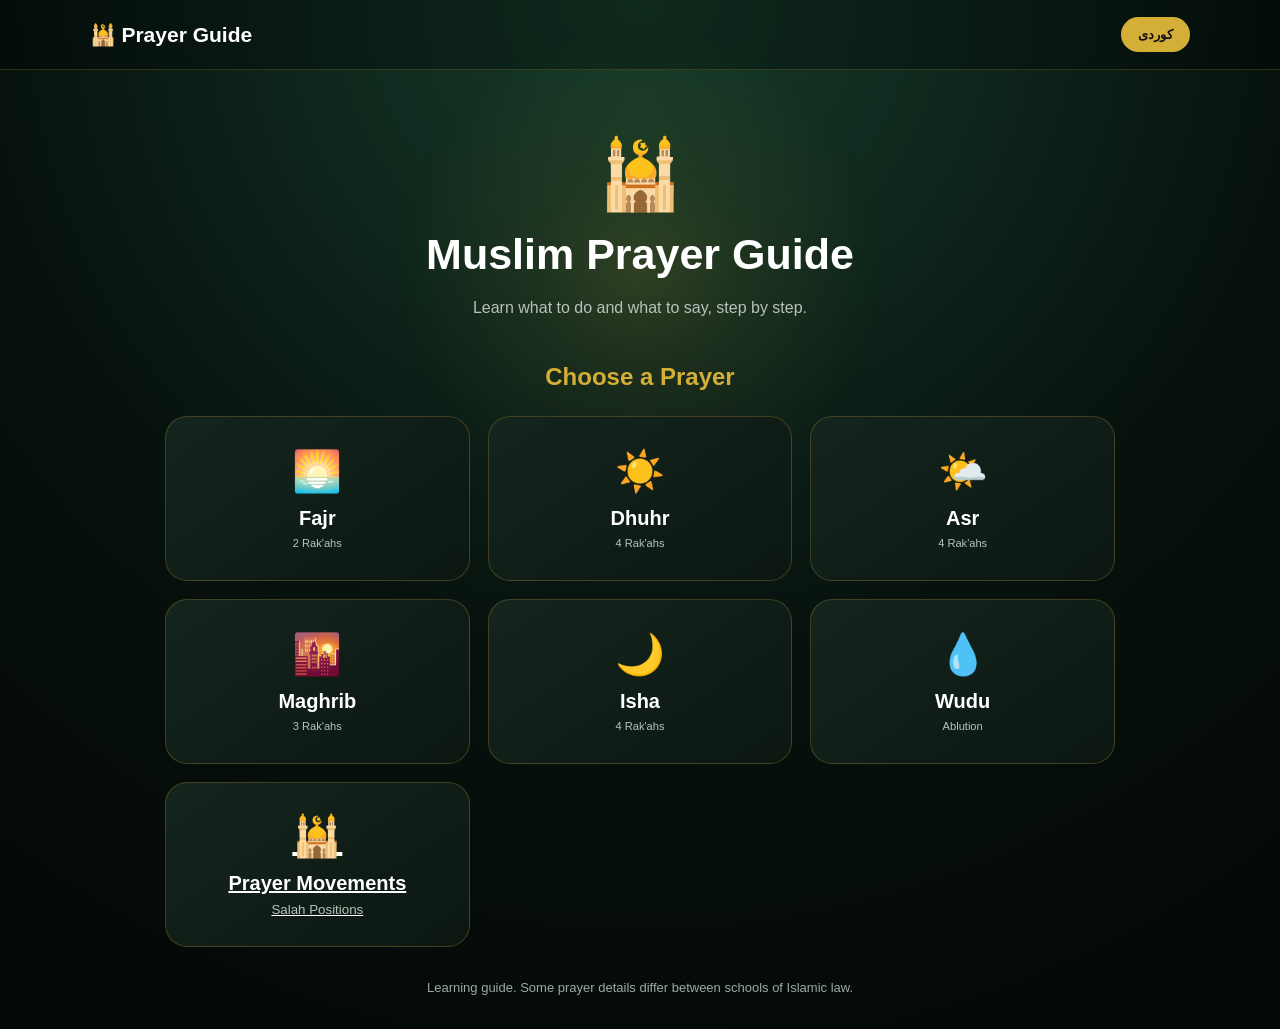
<file: index.html>
<!DOCTYPE html>
<html lang="en">

<head>

    <meta charset="UTF-8">

    <meta
        name="viewport"
        content="width=device-width, initial-scale=1.0"
    >

    <meta
        name="theme-color"
        content="#07110d"
    >

    <title>
        Muslim Prayer Guide
    </title>

    <link
        rel="stylesheet"
        href="style.css"
    >

</head>


<body>
    


<header>

    <div class="logo">
        🕌
        <span data-i18n="appName">
            Prayer Guide
        </span>
       
    </div>


    <button
        id="languageBtn"
        onclick="changeLanguage()"
    >
        کوردی
    </button>

</header>



<main id="home">


    <section class="hero">

        <div class="mosque">
            🕌
        </div>

        <h1 data-i18n="title">
            Muslim Prayer Guide
        </h1>

        <p data-i18n="subtitle">
            Learn how to pray, step by step.
        </p>

    </section>



    <section class="menu">

        <h2 data-i18n="choosePrayer">
            Choose a Prayer
        </h2>


        <div class="prayer-grid">


            <button
                class="prayer-card"
                onclick="openPrayer('fajr')"
            >

                <span>🌅</span>

                <strong data-i18n="fajr">
                    Fajr
                </strong>

                <small>
                    2 Rak'ahs
                </small>

            </button>



            <button
                class="prayer-card"
                onclick="openPrayer('dhuhr')"
            >

                <span>☀️</span>

                <strong data-i18n="dhuhr">
                    Dhuhr
                </strong>

                <small>
                    4 Rak'ahs
                </small>

            </button>



            <button
                class="prayer-card"
                onclick="openPrayer('asr')"
            >

                <span>🌤️</span>

                <strong data-i18n="asr">
                    Asr
                </strong>

                <small>
                    4 Rak'ahs
                </small>

            </button>

           

            <button
                class="prayer-card"
                onclick="openPrayer('maghrib')"
            >

                <span>🌇</span>

                <strong data-i18n="maghrib">
                    Maghrib
                </strong>

                <small>
                    3 Rak'ahs
                </small>

            </button>



            <button
                class="prayer-card"
                onclick="openPrayer('isha')"
            >

                <span>🌙</span>

                <strong data-i18n="isha">
                    Isha
                </strong>

                <small>
                    4 Rak'ahs
                </small>

            </button>



           <!-- WUDU -->
<button
    class="prayer-card"
    onclick="openWudu()"
>
    <span>💧</span>

    <strong data-i18n="wudu">
        Wudu
    </strong>

    <small data-i18n="ablution">
        Ablution
    </small>
</button>


<!-- PRAYER MOVEMENTS -->
<a
    href="movment.html"
    class="prayer-card movment-card"
>
    <span>🕌</span>

    <strong>
        Prayer Movements

    </strong>
    
    <small>
        Salah Positions
    </small>
</a>

        </div>

    </section>


    <p
        class="disclaimer"
        data-i18n="disclaimer"
    >
        Learning guide. Some prayer details differ between schools of Islamic law.
    </p>


</main>



<section
    id="guide"
    class="hidden"
>


    <button
        class="back-btn"
        onclick="goHome()"
        data-i18n="back"
    >
        ← Back
    </button>



    <div class="guide-header">

        <div id="guideIcon">
            🌅
        </div>

        <h1 id="guideTitle">
            Fajr
        </h1>

        <p id="guideInfo">
            2 Rak'ahs
        </p>

    </div>



    <div class="step-counter">

        <span id="stepCount">
            Step 1 of 1
        </span>

    </div>



    <div class="progress-container">

        <div id="progressBar"></div>

    </div>



    <article class="step-card">


        <div
            class="step-number"
            id="stepNumber"
        >
            1
        </div>



        <h2 id="stepTitle">
            Intention
        </h2>



        <p id="stepDescription"></p>



        <div class="arabic-box">


            <p
                id="arabicText"
                lang="ar"
                dir="rtl"
            ></p>



            <button
                id="audioButton"
                class="audio-btn"
                onclick="playArabic()"
            >
                🔊 Listen
            </button>



            <p
                id="audioStatus"
                class="audio-status"
                aria-live="polite"
            ></p>


        </div>



        <p
            id="translationText"
            class="translation"
        ></p>


    </article>



    <div class="navigation">


        <button
            id="previousBtn"
            onclick="previousStep()"
        >
            ← Previous
        </button>


        <button
            id="nextBtn"
            onclick="nextStep()"
        >
            Next →
        </button>


    </div>


</section>



<script src="script.js"></script>

</body>

</html>
</file>
<file: style.css>
* {
    margin: 0;
    padding: 0;
    box-sizing: border-box;
}


:root {

    color-scheme: dark;

    --gold: #d4af37;

    --green: #102219;

    --background: #07110d;

    --muted: #b7c2bb;
}


body {

    font-family:
        Arial,
        sans-serif;

    background:
        radial-gradient(
            circle at top,
            #163c2b,
            var(--background) 55%,
            #030705
        );

    color: white;

    min-height: 100vh;
}


button {

    font-family: inherit;
}


header {

    min-height: 70px;

    padding:
        12px 7%;

    display: flex;

    align-items: center;

    justify-content: space-between;

    gap: 12px;

    background:
        rgba(0, 0, 0, .3);

    border-bottom:
        1px solid
        rgba(212, 175, 55, .2);
}


.logo {

    font-size: 21px;

    font-weight: bold;
}


#languageBtn {

    background:
        var(--gold);

    border: none;

    color: #111;

    padding:
        10px 17px;

    border-radius:
        22px;

    font-weight: bold;

    cursor: pointer;

    transition:
        transform .2s;
}


#languageBtn:hover {

    transform:
        scale(1.05);
}


.hero {

    text-align: center;

    padding:
        65px 20px 42px;
}


.mosque {

    font-size: 68px;

    margin-bottom: 15px;
}


.hero h1 {

    font-size:
        clamp(
            27px,
            5vw,
            43px
        );

    margin-bottom: 15px;
}


.hero p {

    color:
        var(--muted);

    line-height:
        1.7;
}


.menu {

    width: 90%;

    max-width: 950px;

    margin: auto;
}


.menu h2 {

    text-align: center;

    color:
        var(--gold);

    margin-bottom: 25px;
}


.prayer-grid {

    display: grid;

    grid-template-columns:
        repeat(
            3,
            minmax(0, 1fr)
        );

    gap: 18px;
}


.prayer-card {

    min-height: 165px;

    padding:
        20px 10px;

    border:
        1px solid
        rgba(212, 175, 55, .25);

    border-radius:
        22px;

    background:
        linear-gradient(
            145deg,
            #14251d,
            #0c1712
        );

    color: white;

    display: flex;

    flex-direction: column;

    align-items: center;

    justify-content: center;

    cursor: pointer;

    transition:
        transform .25s,
        border-color .25s,
        box-shadow .25s;
}


.prayer-card span {

    font-size: 40px;

    margin-bottom: 12px;
}


.prayer-card strong {

    font-size: 20px;
}


.prayer-card small {

    margin-top: 7px;

    color:
        var(--muted);
}


.prayer-card:hover {
    transform: translateY(-8px) scale(1.03);
    border-color: var(--gold);
    box-shadow: 0 15px 40px rgba(212, 175, 55, .25);
}


.disclaimer {

    max-width: 800px;

    width: 90%;

    margin:
        30px auto;

    text-align: center;

    color:
        #9eaaa2;

    font-size: 13px;

    line-height:
        1.7;
}


.hidden {

    display:
        none !important;
}


#guide {

    width: 90%;

    max-width: 820px;

    margin:
        30px auto 65px;
}


.back-btn {

    background:
        transparent;

    border: none;

    color:
        var(--gold);

    font-size: 17px;

    cursor: pointer;

    margin-bottom: 28px;

    padding:
        8px 0;
}


.guide-header {

    text-align: center;
}


#guideIcon {

    font-size: 55px;
}


.guide-header h1 {

    font-size: 36px;

    margin:
        10px 0;
}


.guide-header p {

    color:
        var(--muted);
}


.step-counter {

    text-align: center;

    margin-top: 30px;

    color:
        var(--muted);

    font-size: 14px;
}


.progress-container {

    height: 7px;

    background:
        #1a2921;

    border-radius:
        20px;

    margin:
        14px 0 25px;

    overflow: hidden;
}


#progressBar {

    height: 100%;

    width: 0;

    background:
        var(--gold);

    transition:
        width .3s;
}


.step-card {

    background:
        linear-gradient(
            145deg,
            #14251d,
            #0b1510
        );

    border:
        1px solid
        rgba(
            212,
            175,
            55,
            .2
        );

    border-radius:
        24px;

    padding:
        35px 28px;

    text-align:
        center;

    box-shadow:
        0 20px 60px
        rgba(0, 0, 0, .2);
}


.step-number {

    width: 48px;

    height: 48px;

    margin: auto;

    border-radius: 50%;

    background:
        var(--gold);

    color:
        #111;

    display: flex;

    align-items: center;

    justify-content: center;

    font-weight: bold;

    font-size: 20px;
}


.step-card h2 {

    margin:
        24px 0 14px;

    font-size: 25px;

    line-height:
        1.4;
}


#stepDescription {

    color:
        #d0d8d2;

    line-height:
        1.9;

    font-size: 16px;

    white-space:
        pre-line;
}


.arabic-box {

    margin:
        28px 0 18px;

    padding:
        24px 15px;

    background:
        #050b08;

    border-radius:
        17px;

    border:
        1px solid
        rgba(
            212,
            175,
            55,
            .12
        );
}


#arabicText {

    color:
        #e0bd4d;

    font-family:
        "Traditional Arabic",
        "Noto Naskh Arabic",
        Arial,
        serif;

    font-size: 31px;

    line-height:
        2;

    min-height:
        12px;
}


.audio-btn {

    margin-top: 15px;

    border: none;

    background:
        var(--gold);

    color:
        #111;

    padding:
        11px 20px;

    border-radius:
        22px;

    cursor: pointer;

    font-weight: bold;

    transition:
        transform .2s,
        opacity .2s;
}


.audio-btn:hover {

    transform:
        scale(1.05);
}


.audio-btn.playing {

    opacity: .7;

    transform:
        scale(.97);
}


.audio-status {

    color:
        var(--muted);

    font-size: 12px;

    margin-top: 8px;

    min-height:
        16px;
}


.translation {

    color:
        #b7c2bb;

    line-height:
        1.8;

    font-style:
        italic;

    white-space:
        pre-line;
}


.navigation {

    display: flex;

    gap: 14px;

    margin-top: 22px;
}


.navigation button {

    flex: 1;

    padding: 15px;

    border: none;

    border-radius: 12px;

    font-size: 16px;

    font-weight: bold;

    cursor: pointer;

    transition:
        transform .2s;
}


.navigation button:hover {

    transform:
        translateY(-2px);
}


#previousBtn {

    background:
        #1b2a22;

    color:
        white;
}


#nextBtn {

    background:
        var(--gold);

    color:
        #111;
}


.navigation button:disabled {

    opacity: .4;

    cursor: not-allowed;

    transform: none;
}


body.rtl {

    direction:
        rtl;
}


body.rtl header {

    direction:
        rtl;
}


body.rtl .back-btn {

    direction:
        rtl;
}


@media (max-width: 700px) {

    .hero {

        padding-top:
            45px;
    }


    .prayer-grid {

        grid-template-columns:
            repeat(
                2,
                minmax(0, 1fr)
            );

        gap: 12px;
    }


    .prayer-card {

        min-height:
            140px;
    }


    .step-card {

        padding:
            28px 18px;
    }


    #arabicText {

        font-size:
            27px;
    }
}


@media (max-width: 400px) {

    .logo {

        font-size:
            16px;
    }


    #languageBtn {

        padding:
            9px 12px;
    }


    .prayer-card strong {

        font-size:
            17px;
    }


    .prayer-card span {

        font-size:
            32px;
    }
}

/* =========================================
   MOUSE FOLLOWING BACKGROUND GLOW
========================================= */

body {
    position: relative;
    overflow-x: hidden;
}

body::before {
    content: "";
    position: fixed;

    width: 500px;
    height: 500px;

    left: var(--mouse-x, 50%);
    top: var(--mouse-y, 30%);

    transform: translate(-50%, -50%);

    background:
        radial-gradient(
            circle,
            rgba(212, 175, 55, 0.16) 0%,
            rgba(212, 175, 55, 0.07) 30%,
            transparent 70%
        );

    pointer-events: none;

    z-index: -1;

    transition:
        left 0.15s ease,
        top 0.15s ease;
}
.movement-btn {
    display: inline-block;

    padding: 15px 25px;

    margin: 10px;

    background: #d4af37;

    color: #0b2e24;

    text-decoration: none;

    border-radius: 10px;

    font-weight: bold;

    cursor: pointer;

    transition: 0.3s;
}


.movement-btn:hover {
    transform:
        translateY(-5px)
        scale(1.03);

    box-shadow:
        0 10px 25px
        rgba(212, 175, 55, 0.3);
}
.movement-card {
    text-decoration: none;
    color: inherit;
    cursor: pointer;
}

.movement-card strong,
.movement-card small {
    display: block;
}

.movement-card:hover {
    transform: translateY(-8px) scale(1.03);
    border-color: var(--gold);
    box-shadow:
        0 15px 40px rgba(212, 175, 55, 0.30);
}
</file>
